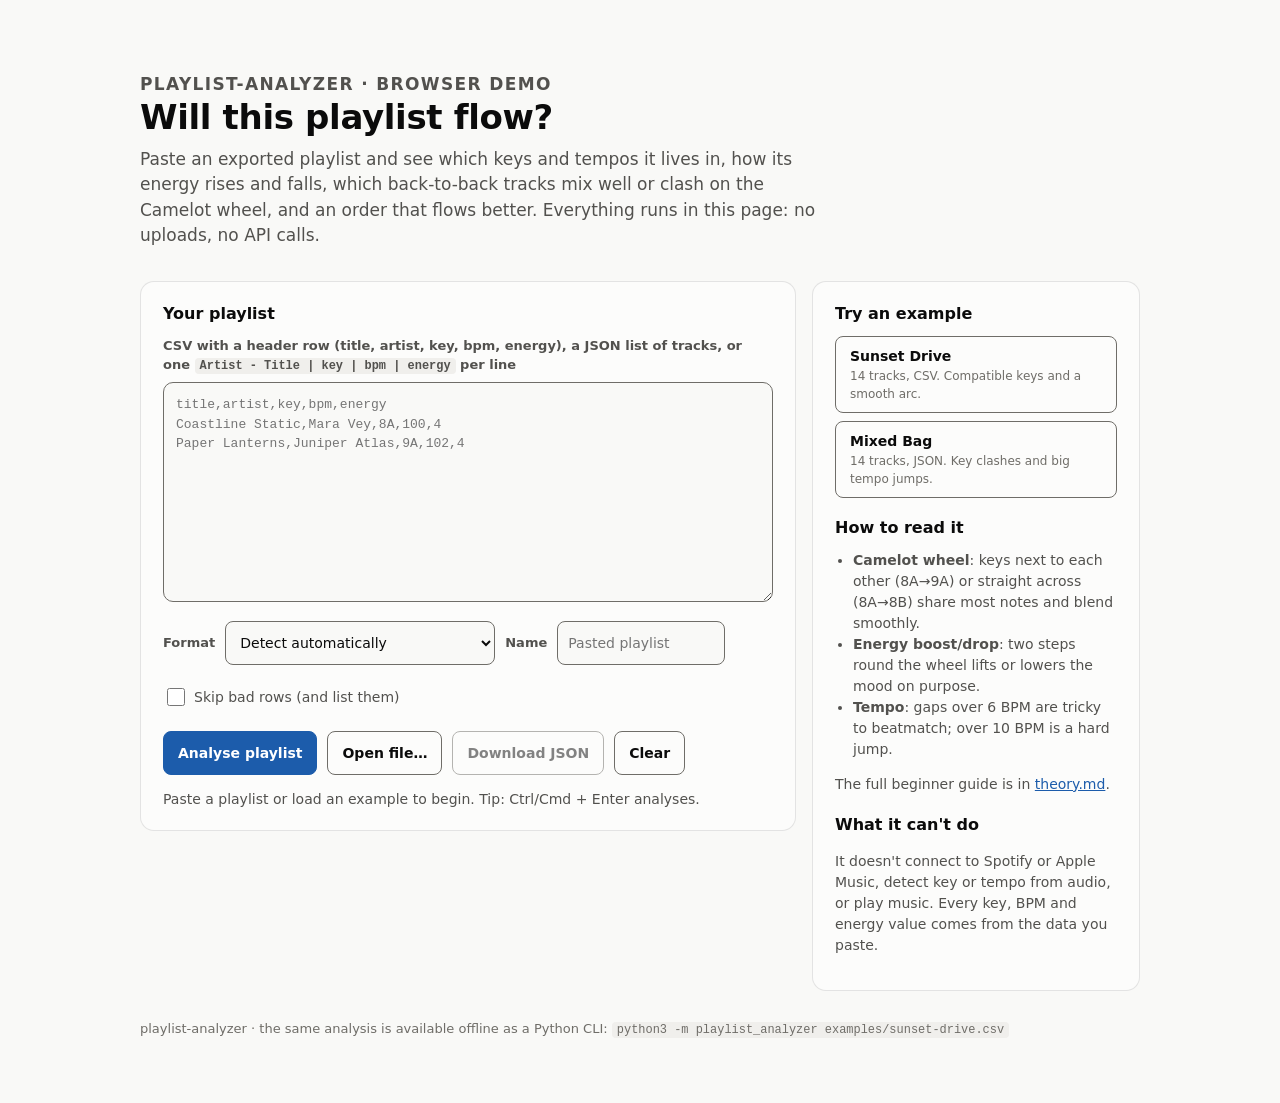
<file: docs/index.html>
<!DOCTYPE html>
<html lang="en">
<head>
<meta charset="utf-8">
<meta name="viewport" content="width=device-width, initial-scale=1">
<title>Playlist Analyzer - keys, tempo, energy and harmonic flow</title>
<meta name="description" content="Paste a playlist export and see its keys, tempos, energy curve, harmonic mixing transitions and a better track order. Runs entirely in your browser.">
<style>
/* Shared by the static HTML report and the docs/ demo (keep in sync:
   tests/test_demo.py checks the demo embeds this exact stylesheet). */
.pa-root {
  color-scheme: light;
  --page: #f9f9f7;
  --surface-1: #fcfcfb;
  --surface-2: #f0efec;
  --text-primary: #0b0b0b;
  --text-secondary: #52514e;
  --text-muted: #6f6d68;
  --grid: #e1e0d9;
  --axis: #c3c2b7;
  --border: rgba(11, 11, 11, 0.10);
  --series-1: #2a78d6;
  --series-1-wash: rgba(42, 120, 214, 0.10);
  --seq-1: #cde2fb; --seq-2: #9ec5f4; --seq-3: #6da7ec; --seq-4: #3987e5;
  --seq-5: #256abf; --seq-6: #184f95; --seq-7: #0d366b;
  --good: #0ca30c; --good-ink: #006300; --good-bg: rgba(12, 163, 12, 0.10);
  --warning: #fab219; --warning-ink: #7a5300; --warning-bg: rgba(250, 178, 25, 0.16);
  --serious: #ec835a; --serious-ink: #8f3a17; --serious-bg: rgba(236, 131, 90, 0.16);
  --critical: #d03b3b; --critical-ink: #a42626; --critical-bg: rgba(208, 59, 59, 0.10);
  --info-ink: #1c5cab; --info-bg: rgba(42, 120, 214, 0.10);
  --action: #1c5cab;  /* filled buttons: white text at 6.7:1 */
  --control-border: #6f6d68;  /* form field outlines: >= 3:1 on the page */
  font-family: system-ui, -apple-system, "Segoe UI", Roboto, sans-serif;
  background: var(--page);
  color: var(--text-primary);
  line-height: 1.5;
}
@media (prefers-color-scheme: dark) {
  .pa-root {
    color-scheme: dark;
    --page: #0d0d0d;
    --surface-1: #1a1a19;
    --surface-2: #262624;
    --text-primary: #f0efec;
    --text-secondary: #c3c2b7;
    --text-muted: #9a9890;
    --grid: #2c2c2a;
    --axis: #383835;
    --border: rgba(255, 255, 255, 0.10);
    --series-1: #3987e5;
    --series-1-wash: rgba(57, 135, 229, 0.14);
    --seq-1: #184f95; --seq-2: #1c5cab; --seq-3: #256abf; --seq-4: #3987e5;
    --seq-5: #5598e7; --seq-6: #86b6ef; --seq-7: #b7d3f6;
    --good-ink: #3fcf3f; --good-bg: rgba(12, 163, 12, 0.18);
    --warning-ink: #fab219; --warning-bg: rgba(250, 178, 25, 0.14);
    --serious-ink: #ec835a; --serious-bg: rgba(236, 131, 90, 0.16);
    --critical-ink: #ef7272; --critical-bg: rgba(208, 59, 59, 0.20);
    --info-ink: #86b6ef; --info-bg: rgba(57, 135, 229, 0.16);
    --action: #1c5cab;
    --control-border: #8a8880;
  }
}
.pa-root * { box-sizing: border-box; }
.pa-page { max-width: 1040px; margin: 0 auto; padding: 32px 20px 64px; }
.pa-header { margin-bottom: 24px; }
.pa-eyebrow { font-size: 12px; font-weight: 600; letter-spacing: .08em; text-transform: uppercase; color: var(--text-muted); margin: 0 0 4px; }
.pa-title { font-size: 28px; line-height: 1.2; margin: 0 0 6px; font-weight: 650; }
.pa-sub { color: var(--text-secondary); margin: 0; }
.pa-tiles { display: grid; grid-template-columns: repeat(auto-fit, minmax(170px, 1fr)); gap: 12px; margin: 20px 0 8px; }
.pa-tile { background: var(--surface-1); border: 1px solid var(--border); border-radius: 12px; padding: 14px 16px; }
.pa-tile-label { font-size: 13px; color: var(--text-secondary); margin: 0; }
.pa-tile-value { font-size: 28px; font-weight: 650; margin: 2px 0 0; line-height: 1.2; }
.pa-tile-note { font-size: 13px; color: var(--text-muted); margin: 2px 0 0; }
.pa-card { background: var(--surface-1); border: 1px solid var(--border); border-radius: 14px; padding: 20px 22px; margin-top: 16px; }
.pa-card h2 { font-size: 18px; margin: 0 0 4px; font-weight: 650; }
.pa-card h3 { font-size: 15px; margin: 18px 0 6px; font-weight: 600; }
.pa-card-sub { color: var(--text-secondary); margin: 0 0 14px; font-size: 14px; }
.pa-grid-2 { display: grid; grid-template-columns: minmax(0, 1fr) minmax(0, 1fr); gap: 24px; align-items: start; }
@media (max-width: 760px) { .pa-grid-2 { grid-template-columns: 1fr; } }
.pa-chart { width: 100%; height: auto; display: block; overflow: visible; }
.pa-chart text { font-family: inherit; }
.pa-axis-label { font-size: 11px; fill: var(--text-muted); font-variant-numeric: tabular-nums; }
.pa-value-label { font-size: 12px; fill: var(--text-secondary); font-weight: 600; }
.pa-grid-line { stroke: var(--grid); stroke-width: 1; }
.pa-baseline { stroke: var(--axis); stroke-width: 1; }
.pa-bar { fill: var(--series-1); }
.pa-bar-hit, .pa-dot-hit { fill: transparent; }
.pa-bar-group:hover .pa-bar, .pa-dot-group:hover .pa-dot { filter: brightness(1.15); }
.pa-line { fill: none; stroke: var(--series-1); stroke-width: 2; stroke-linejoin: round; stroke-linecap: round; }
.pa-area { fill: var(--series-1-wash); stroke: none; }
.pa-dot { fill: var(--series-1); stroke: var(--surface-1); stroke-width: 2; }
.pa-wheel-seg { stroke: var(--surface-1); stroke-width: 2; }
.pa-wheel-seg.c0 { fill: var(--surface-2); }
.pa-wheel-seg.c1 { fill: var(--seq-1); } .pa-wheel-seg.c2 { fill: var(--seq-2); }
.pa-wheel-seg.c3 { fill: var(--seq-3); } .pa-wheel-seg.c4 { fill: var(--seq-4); }
.pa-wheel-seg.c5 { fill: var(--seq-5); } .pa-wheel-seg.c6 { fill: var(--seq-6); }
.pa-wheel-seg.c7 { fill: var(--seq-7); }
.pa-wheel-g:hover .pa-wheel-seg { filter: brightness(1.08); }
.pa-wheel-text { font-size: 11px; font-weight: 600; text-anchor: middle; dominant-baseline: central; pointer-events: none; fill: var(--text-secondary); }
/* Label ink per shade step, chosen for >= 4.5:1 against that step in each mode. */
.pa-wheel-text.t1, .pa-wheel-text.t2, .pa-wheel-text.t3, .pa-wheel-text.t4 { fill: #0b0b0b; }
.pa-wheel-text.t5, .pa-wheel-text.t6, .pa-wheel-text.t7 { fill: #ffffff; }
@media (prefers-color-scheme: dark) {
  .pa-wheel-text.t1, .pa-wheel-text.t2, .pa-wheel-text.t3 { fill: #ffffff; }
  .pa-wheel-text.t4, .pa-wheel-text.t5, .pa-wheel-text.t6, .pa-wheel-text.t7 { fill: #0b0b0b; }
}
.pa-wheel-center { font-size: 12px; fill: var(--text-muted); text-anchor: middle; }
.pa-legend { display: flex; gap: 6px; align-items: center; font-size: 12px; color: var(--text-secondary); margin-top: 8px; flex-wrap: wrap; }
.pa-swatch { width: 14px; height: 10px; border-radius: 2px; display: inline-block; }
.pa-table-wrap { overflow-x: auto; }
.pa-table { width: 100%; border-collapse: collapse; font-size: 14px; }
.pa-table th { text-align: left; font-size: 12px; font-weight: 600; color: var(--text-muted); padding: 8px 10px; border-bottom: 1px solid var(--axis); white-space: nowrap; }
.pa-table td { padding: 8px 10px; border-bottom: 1px solid var(--grid); vertical-align: top; }
.pa-table tr:last-child td { border-bottom: none; }
.pa-num { text-align: right; font-variant-numeric: tabular-nums; white-space: nowrap; }
.pa-muted { color: var(--text-muted); }
.pa-track { font-weight: 550; }
.pa-artist { color: var(--text-secondary); font-size: 13px; }
.pa-badge { display: inline-flex; align-items: center; gap: 4px; font-size: 12px; font-weight: 600; padding: 2px 8px; border-radius: 999px; white-space: nowrap; }
.pa-badge.good { color: var(--good-ink); background: var(--good-bg); }
.pa-badge.info { color: var(--info-ink); background: var(--info-bg); }
.pa-badge.warning { color: var(--warning-ink); background: var(--warning-bg); }
.pa-badge.serious { color: var(--serious-ink); background: var(--serious-bg); }
.pa-badge.critical { color: var(--critical-ink); background: var(--critical-bg); }
.pa-kpis { display: flex; flex-wrap: wrap; gap: 8px 20px; font-size: 14px; color: var(--text-secondary); margin: 0 0 12px; padding: 0; list-style: none; }
.pa-kpis strong { color: var(--text-primary); font-variant-numeric: tabular-nums; }
.pa-notes { margin: 12px 0 0; padding-left: 18px; color: var(--text-secondary); font-size: 14px; }
.pa-warn { background: var(--warning-bg); border-radius: 10px; padding: 10px 14px; color: var(--text-primary); font-size: 14px; margin-top: 16px; }
.pa-warn ul { margin: 4px 0 0; padding-left: 18px; }
.pa-footer { margin-top: 28px; font-size: 13px; color: var(--text-muted); }
.pa-score-bar { height: 6px; border-radius: 3px; background: var(--surface-2); margin-top: 8px; overflow: hidden; }
.pa-score-fill { height: 100%; background: var(--series-1); border-radius: 3px; }
/* Demo page chrome */
html, body { margin: 0; }
.demo-hero { padding: 40px 0 8px; }
.demo-hero h1 { font-size: 34px; line-height: 1.15; margin: 0 0 10px; font-weight: 700; letter-spacing: -0.01em; }
.demo-hero p { color: var(--text-secondary); max-width: 700px; margin: 0; font-size: 17px; }
.demo-layout { display: grid; grid-template-columns: minmax(0, 2fr) minmax(0, 1fr); gap: 16px; margin-top: 24px; align-items: start; }
@media (max-width: 860px) { .demo-layout { grid-template-columns: 1fr; } }
.demo-card { background: var(--surface-1); border: 1px solid var(--border); border-radius: 14px; padding: 20px 22px; }
.demo-card h2 { font-size: 16px; margin: 0 0 10px; font-weight: 650; }
.demo-card p, .demo-card li { font-size: 14px; color: var(--text-secondary); }
.demo-card ul { padding-left: 18px; margin: 6px 0 0; }
.demo-label { display: block; font-size: 13px; font-weight: 600; color: var(--text-secondary); margin-bottom: 6px; }
textarea#pa-input { width: 100%; min-height: 220px; resize: vertical; font: 13px/1.5 ui-monospace, SFMono-Regular, Menlo, Consolas, monospace; color: var(--text-primary); background: var(--page); border: 1px solid var(--control-border); border-radius: 10px; padding: 12px; }
textarea#pa-input:focus, .demo-field:focus, .demo-btn:focus-visible { outline: 2px solid var(--series-1); outline-offset: 2px; }
.demo-row { display: flex; flex-wrap: wrap; gap: 10px; align-items: center; margin-top: 12px; }
.demo-field { font: inherit; font-size: 14px; color: var(--text-primary); background: var(--page); border: 1px solid var(--control-border); border-radius: 8px; padding: 8px 10px; min-height: 44px; }
.demo-check { display: inline-flex; gap: 6px; align-items: center; font-size: 14px; color: var(--text-secondary); min-height: 44px; cursor: pointer; }
.demo-check input { width: 18px; height: 18px; accent-color: var(--action); }
.demo-btn { font: inherit; font-size: 14px; font-weight: 600; border-radius: 8px; padding: 9px 14px; min-height: 44px; cursor: pointer; border: 1px solid var(--control-border); background: var(--surface-1); color: var(--text-primary); }
.demo-btn:hover { background: var(--surface-2); }
.demo-btn.primary { background: var(--action); border-color: var(--action); color: #ffffff; }
.demo-btn.primary:hover { filter: brightness(1.12); background: var(--action); }
.demo-btn:disabled { opacity: .5; cursor: not-allowed; }
.demo-file { position: relative; overflow: hidden; display: inline-flex; align-items: center; }
.demo-file input { position: absolute; inset: 0; opacity: 0; cursor: pointer; }
.demo-file:focus-within { outline: 2px solid var(--series-1); outline-offset: 2px; }
.pa-status { margin: 14px 0 0; font-size: 14px; color: var(--text-secondary); white-space: pre-wrap; }
.pa-status.ok { color: var(--good-ink); }
.pa-status.error { color: var(--critical-ink); background: var(--critical-bg); border-radius: 8px; padding: 10px 12px; font-family: ui-monospace, SFMono-Regular, Menlo, Consolas, monospace; font-size: 13px; }
.demo-examples { display: grid; gap: 8px; }
.demo-examples .demo-btn { text-align: left; width: 100%; }
.demo-examples small { display: block; font-weight: 400; color: var(--text-muted); font-size: 12px; }
#pa-output:empty { display: none; }
#pa-output { margin-top: 28px; }
code { font-family: ui-monospace, SFMono-Regular, Menlo, Consolas, monospace; font-size: .92em; background: var(--surface-2); padding: 1px 5px; border-radius: 4px; }
a { color: var(--info-ink); }
.skip-link { position: absolute; left: -9999px; top: 8px; }
.skip-link:focus { left: 8px; background: var(--surface-1); color: var(--text-primary); padding: 8px 12px; border-radius: 8px; z-index: 10; }
</style>
</head>
<body class="pa-root">
<a class="skip-link" href="#pa-input">Skip to playlist input</a>
<main class="pa-page">
  <section class="demo-hero">
    <p class="pa-eyebrow">playlist-analyzer &middot; browser demo</p>
    <h1>Will this playlist flow?</h1>
    <p>Paste an exported playlist and see which keys and tempos it lives in, how its energy rises and falls, which back-to-back tracks mix well or clash on the Camelot wheel, and an order that flows better. Everything runs in this page: no uploads, no API calls.</p>
  </section>

  <div class="demo-layout">
    <section class="demo-card" aria-labelledby="input-heading">
      <h2 id="input-heading">Your playlist</h2>
      <label class="demo-label" for="pa-input">CSV with a header row (title, artist, key, bpm, energy), a JSON list of tracks, or one <code>Artist - Title | key | bpm | energy</code> per line</label>
      <textarea id="pa-input" spellcheck="false" placeholder="title,artist,key,bpm,energy&#10;Coastline Static,Mara Vey,8A,100,4&#10;Paper Lanterns,Juniper Atlas,9A,102,4"></textarea>
      <div class="demo-row">
        <label class="demo-label" for="pa-format" style="margin:0">Format</label>
        <select id="pa-format" class="demo-field">
          <option value="auto">Detect automatically</option>
          <option value="csv">CSV</option>
          <option value="json">JSON</option>
          <option value="text">Artist - Title | key | bpm | energy</option>
        </select>
        <label class="demo-label" for="pa-name" style="margin:0">Name</label>
        <input id="pa-name" class="demo-field" type="text" placeholder="Pasted playlist" size="16">
        <label class="demo-check"><input id="pa-lenient" type="checkbox"> Skip bad rows (and list them)</label>
      </div>
      <div class="demo-row">
        <button id="pa-analyze" class="demo-btn primary" type="button">Analyse playlist</button>
        <span class="demo-btn demo-file">Open file&hellip;<input id="pa-file" type="file" accept=".csv,.json,.txt,.tsv,text/plain,application/json,text/csv" aria-label="Open a playlist file"></span>
        <button id="pa-download" class="demo-btn" type="button" disabled>Download JSON</button>
        <button id="pa-clear" class="demo-btn" type="button">Clear</button>
      </div>
      <p id="pa-status" class="pa-status" role="status" aria-live="polite">Paste a playlist or load an example to begin. Tip: Ctrl/Cmd + Enter analyses.</p>
    </section>

    <aside class="demo-card" aria-labelledby="examples-heading">
      <h2 id="examples-heading">Try an example</h2>
      <div class="demo-examples">
        <button id="pa-example-sunset" class="demo-btn" type="button">Sunset Drive<small>14 tracks, CSV. Compatible keys and a smooth arc.</small></button>
        <button id="pa-example-mixed" class="demo-btn" type="button">Mixed Bag<small>14 tracks, JSON. Key clashes and big tempo jumps.</small></button>
      </div>
      <h2 style="margin-top:18px">How to read it</h2>
      <ul>
        <li><strong>Camelot wheel</strong>: keys next to each other (8A&rarr;9A) or straight across (8A&rarr;8B) share most notes and blend smoothly.</li>
        <li><strong>Energy boost/drop</strong>: two steps round the wheel lifts or lowers the mood on purpose.</li>
        <li><strong>Tempo</strong>: gaps over 6 BPM are tricky to beatmatch; over 10 BPM is a hard jump.</li>
      </ul>
      <p>The full beginner guide is in <a href="theory.md">theory.md</a>.</p>
      <h2 style="margin-top:18px">What it can't do</h2>
      <p>It doesn't connect to Spotify or Apple Music, detect key or tempo from audio, or play music. Every key, BPM and energy value comes from the data you paste.</p>
    </aside>
  </div>

  <div id="pa-output" tabindex="-1" aria-label="Analysis results"></div>

  <footer class="pa-footer">playlist-analyzer &middot; the same analysis is available offline as a Python CLI: <code>python3 -m playlist_analyzer examples/sunset-drive.csv</code></footer>
</main>
<script src="app.js"></script>
</body>
</html>
</file>
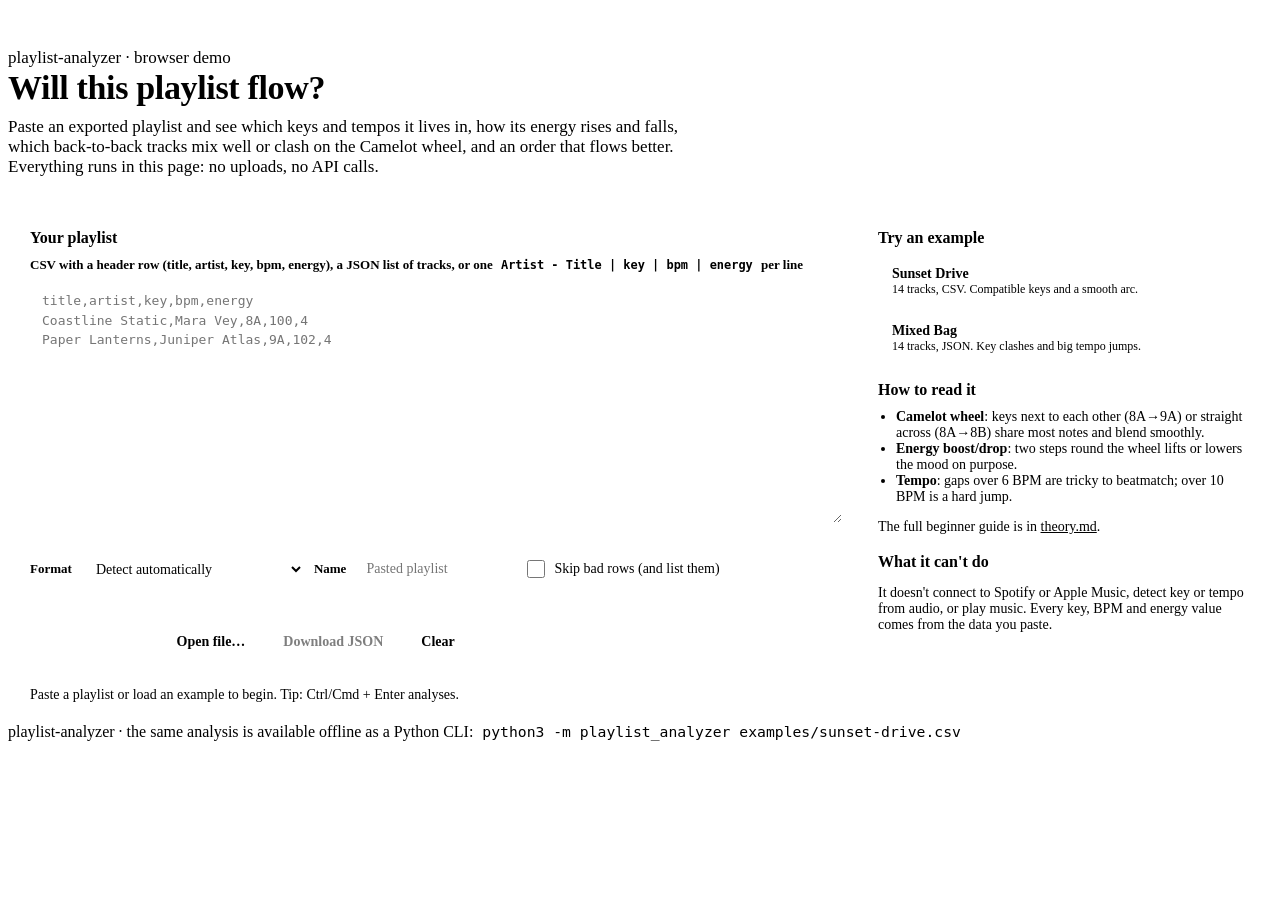
<file: docs/index.template.html>
<!DOCTYPE html>
<html lang="en">
<head>
<meta charset="utf-8">
<meta name="viewport" content="width=device-width, initial-scale=1">
<title>Playlist Analyzer - keys, tempo, energy and harmonic flow</title>
<meta name="description" content="Paste a playlist export and see its keys, tempos, energy curve, harmonic mixing transitions and a better track order. Runs entirely in your browser.">
<style>
@@STYLE@@
/* Demo page chrome */
html, body { margin: 0; }
.demo-hero { padding: 40px 0 8px; }
.demo-hero h1 { font-size: 34px; line-height: 1.15; margin: 0 0 10px; font-weight: 700; letter-spacing: -0.01em; }
.demo-hero p { color: var(--text-secondary); max-width: 700px; margin: 0; font-size: 17px; }
.demo-layout { display: grid; grid-template-columns: minmax(0, 2fr) minmax(0, 1fr); gap: 16px; margin-top: 24px; align-items: start; }
@media (max-width: 860px) { .demo-layout { grid-template-columns: 1fr; } }
.demo-card { background: var(--surface-1); border: 1px solid var(--border); border-radius: 14px; padding: 20px 22px; }
.demo-card h2 { font-size: 16px; margin: 0 0 10px; font-weight: 650; }
.demo-card p, .demo-card li { font-size: 14px; color: var(--text-secondary); }
.demo-card ul { padding-left: 18px; margin: 6px 0 0; }
.demo-label { display: block; font-size: 13px; font-weight: 600; color: var(--text-secondary); margin-bottom: 6px; }
textarea#pa-input { width: 100%; min-height: 220px; resize: vertical; font: 13px/1.5 ui-monospace, SFMono-Regular, Menlo, Consolas, monospace; color: var(--text-primary); background: var(--page); border: 1px solid var(--control-border); border-radius: 10px; padding: 12px; }
textarea#pa-input:focus, .demo-field:focus, .demo-btn:focus-visible { outline: 2px solid var(--series-1); outline-offset: 2px; }
.demo-row { display: flex; flex-wrap: wrap; gap: 10px; align-items: center; margin-top: 12px; }
.demo-field { font: inherit; font-size: 14px; color: var(--text-primary); background: var(--page); border: 1px solid var(--control-border); border-radius: 8px; padding: 8px 10px; min-height: 44px; }
.demo-check { display: inline-flex; gap: 6px; align-items: center; font-size: 14px; color: var(--text-secondary); min-height: 44px; cursor: pointer; }
.demo-check input { width: 18px; height: 18px; accent-color: var(--action); }
.demo-btn { font: inherit; font-size: 14px; font-weight: 600; border-radius: 8px; padding: 9px 14px; min-height: 44px; cursor: pointer; border: 1px solid var(--control-border); background: var(--surface-1); color: var(--text-primary); }
.demo-btn:hover { background: var(--surface-2); }
.demo-btn.primary { background: var(--action); border-color: var(--action); color: #ffffff; }
.demo-btn.primary:hover { filter: brightness(1.12); background: var(--action); }
.demo-btn:disabled { opacity: .5; cursor: not-allowed; }
.demo-file { position: relative; overflow: hidden; display: inline-flex; align-items: center; }
.demo-file input { position: absolute; inset: 0; opacity: 0; cursor: pointer; }
.demo-file:focus-within { outline: 2px solid var(--series-1); outline-offset: 2px; }
.pa-status { margin: 14px 0 0; font-size: 14px; color: var(--text-secondary); white-space: pre-wrap; }
.pa-status.ok { color: var(--good-ink); }
.pa-status.error { color: var(--critical-ink); background: var(--critical-bg); border-radius: 8px; padding: 10px 12px; font-family: ui-monospace, SFMono-Regular, Menlo, Consolas, monospace; font-size: 13px; }
.demo-examples { display: grid; gap: 8px; }
.demo-examples .demo-btn { text-align: left; width: 100%; }
.demo-examples small { display: block; font-weight: 400; color: var(--text-muted); font-size: 12px; }
#pa-output:empty { display: none; }
#pa-output { margin-top: 28px; }
code { font-family: ui-monospace, SFMono-Regular, Menlo, Consolas, monospace; font-size: .92em; background: var(--surface-2); padding: 1px 5px; border-radius: 4px; }
a { color: var(--info-ink); }
.skip-link { position: absolute; left: -9999px; top: 8px; }
.skip-link:focus { left: 8px; background: var(--surface-1); color: var(--text-primary); padding: 8px 12px; border-radius: 8px; z-index: 10; }
</style>
</head>
<body class="pa-root">
<a class="skip-link" href="#pa-input">Skip to playlist input</a>
<main class="pa-page">
  <section class="demo-hero">
    <p class="pa-eyebrow">playlist-analyzer &middot; browser demo</p>
    <h1>Will this playlist flow?</h1>
    <p>Paste an exported playlist and see which keys and tempos it lives in, how its energy rises and falls, which back-to-back tracks mix well or clash on the Camelot wheel, and an order that flows better. Everything runs in this page: no uploads, no API calls.</p>
  </section>

  <div class="demo-layout">
    <section class="demo-card" aria-labelledby="input-heading">
      <h2 id="input-heading">Your playlist</h2>
      <label class="demo-label" for="pa-input">CSV with a header row (title, artist, key, bpm, energy), a JSON list of tracks, or one <code>Artist - Title | key | bpm | energy</code> per line</label>
      <textarea id="pa-input" spellcheck="false" placeholder="title,artist,key,bpm,energy&#10;Coastline Static,Mara Vey,8A,100,4&#10;Paper Lanterns,Juniper Atlas,9A,102,4"></textarea>
      <div class="demo-row">
        <label class="demo-label" for="pa-format" style="margin:0">Format</label>
        <select id="pa-format" class="demo-field">
          <option value="auto">Detect automatically</option>
          <option value="csv">CSV</option>
          <option value="json">JSON</option>
          <option value="text">Artist - Title | key | bpm | energy</option>
        </select>
        <label class="demo-label" for="pa-name" style="margin:0">Name</label>
        <input id="pa-name" class="demo-field" type="text" placeholder="Pasted playlist" size="16">
        <label class="demo-check"><input id="pa-lenient" type="checkbox"> Skip bad rows (and list them)</label>
      </div>
      <div class="demo-row">
        <button id="pa-analyze" class="demo-btn primary" type="button">Analyse playlist</button>
        <span class="demo-btn demo-file">Open file&hellip;<input id="pa-file" type="file" accept=".csv,.json,.txt,.tsv,text/plain,application/json,text/csv" aria-label="Open a playlist file"></span>
        <button id="pa-download" class="demo-btn" type="button" disabled>Download JSON</button>
        <button id="pa-clear" class="demo-btn" type="button">Clear</button>
      </div>
      <p id="pa-status" class="pa-status" role="status" aria-live="polite">Paste a playlist or load an example to begin. Tip: Ctrl/Cmd + Enter analyses.</p>
    </section>

    <aside class="demo-card" aria-labelledby="examples-heading">
      <h2 id="examples-heading">Try an example</h2>
      <div class="demo-examples">
        <button id="pa-example-sunset" class="demo-btn" type="button">Sunset Drive<small>14 tracks, CSV. Compatible keys and a smooth arc.</small></button>
        <button id="pa-example-mixed" class="demo-btn" type="button">Mixed Bag<small>14 tracks, JSON. Key clashes and big tempo jumps.</small></button>
      </div>
      <h2 style="margin-top:18px">How to read it</h2>
      <ul>
        <li><strong>Camelot wheel</strong>: keys next to each other (8A&rarr;9A) or straight across (8A&rarr;8B) share most notes and blend smoothly.</li>
        <li><strong>Energy boost/drop</strong>: two steps round the wheel lifts or lowers the mood on purpose.</li>
        <li><strong>Tempo</strong>: gaps over 6 BPM are tricky to beatmatch; over 10 BPM is a hard jump.</li>
      </ul>
      <p>The full beginner guide is in <a href="theory.md">theory.md</a>.</p>
      <h2 style="margin-top:18px">What it can't do</h2>
      <p>It doesn't connect to Spotify or Apple Music, detect key or tempo from audio, or play music. Every key, BPM and energy value comes from the data you paste.</p>
    </aside>
  </div>

  <div id="pa-output" tabindex="-1" aria-label="Analysis results"></div>

  <footer class="pa-footer">playlist-analyzer &middot; the same analysis is available offline as a Python CLI: <code>python3 -m playlist_analyzer examples/sunset-drive.csv</code></footer>
</main>
<script src="app.js"></script>
</body>
</html>
</file>
